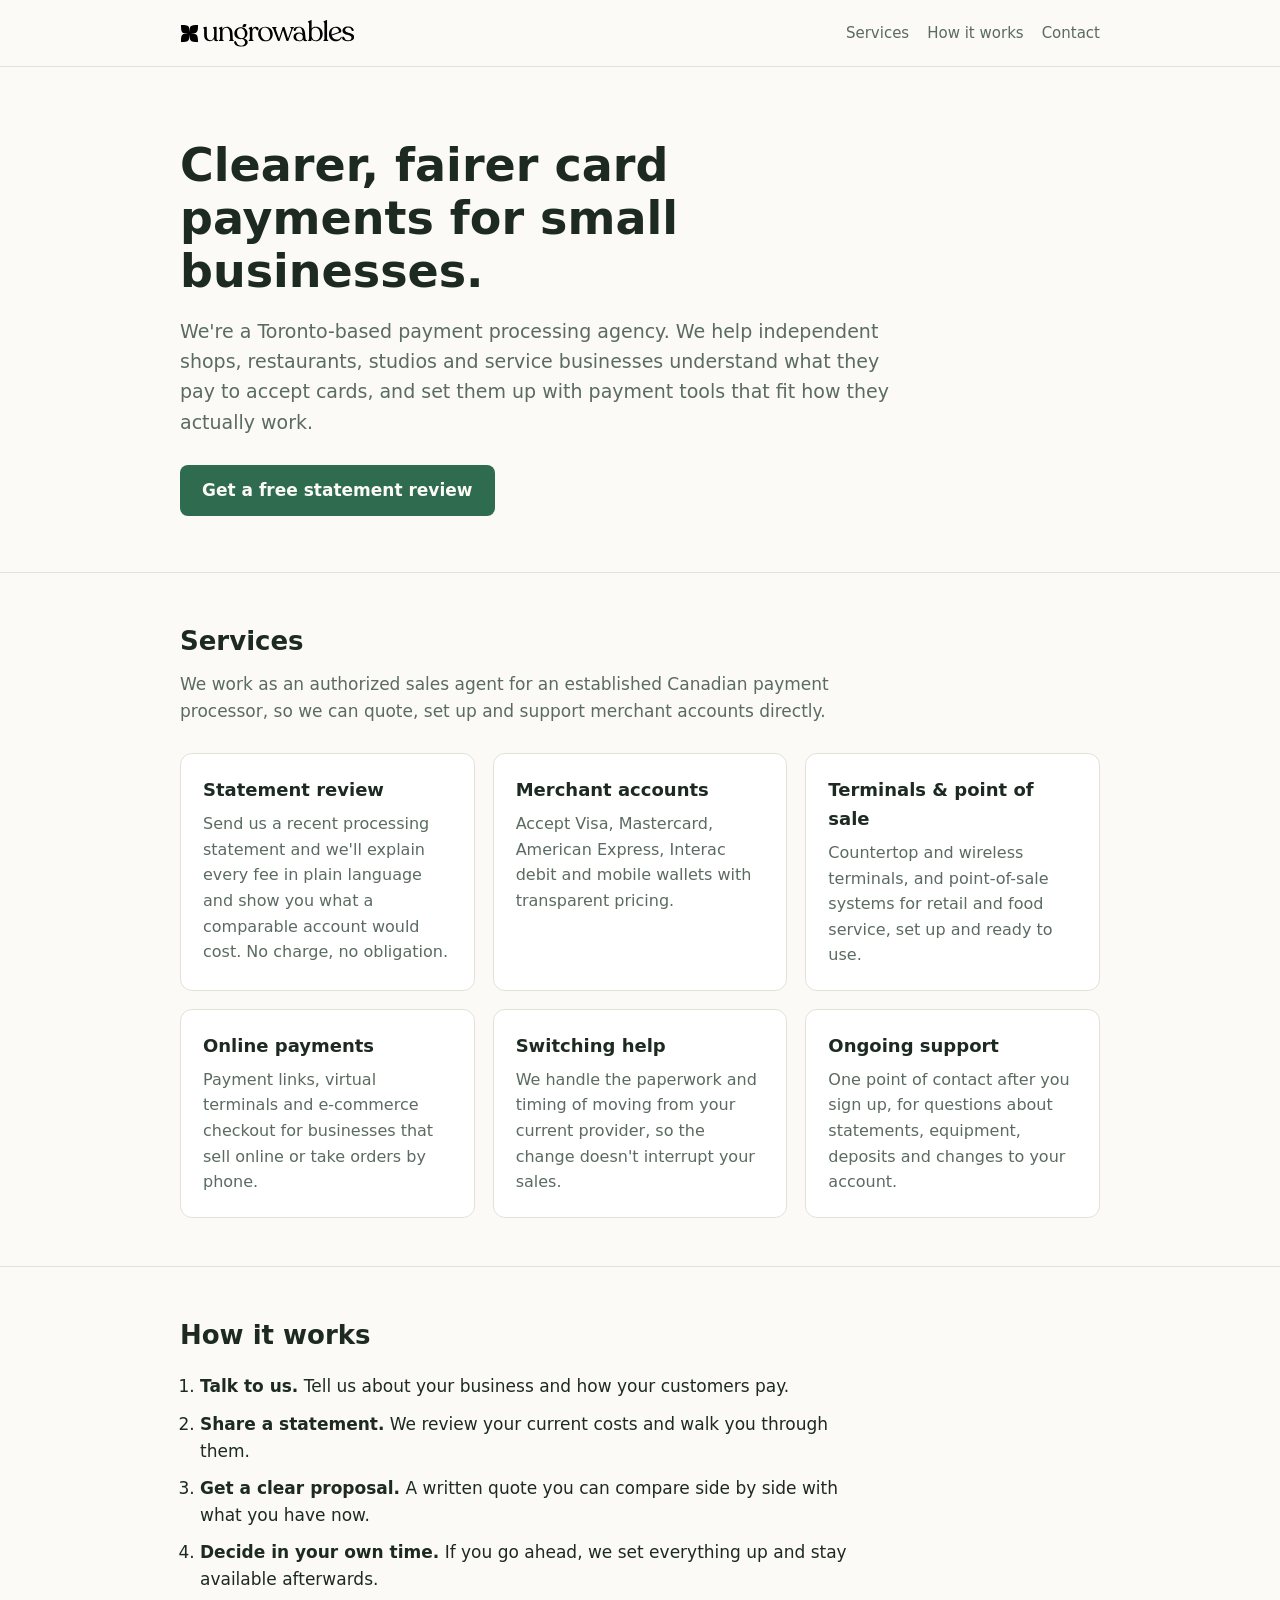
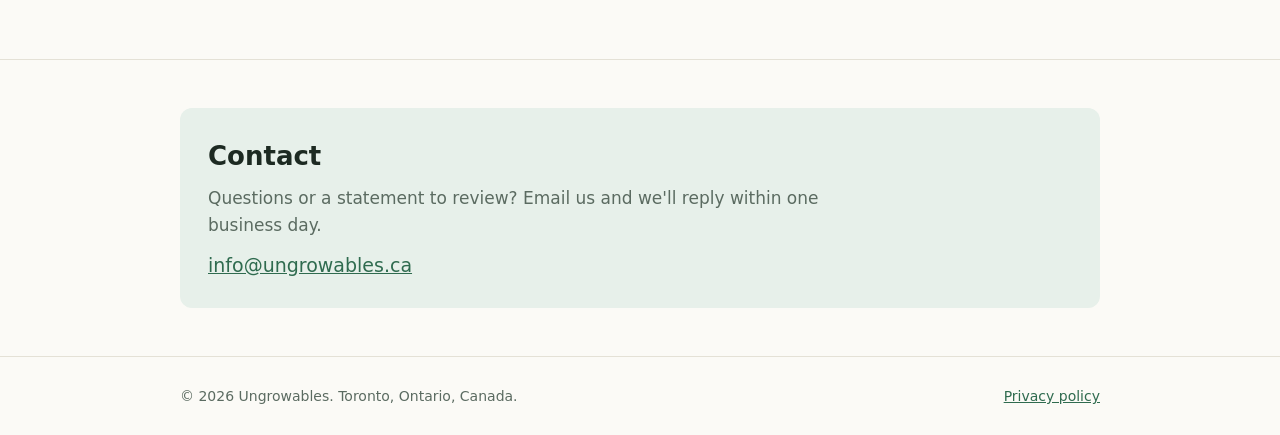
<file: index.html>
<!doctype html>
<html lang="en">
<head>
<meta charset="utf-8">
<meta name="viewport" content="width=device-width, initial-scale=1">
<title>Ungrowables | Payment processing for small businesses</title>
<meta name="description" content="Ungrowables helps Toronto small businesses review their card processing costs and set up payment terminals, online payments and point-of-sale systems.">
<link rel="icon" href="/favicon.svg" type="image/svg+xml">
<link rel="stylesheet" href="style.css">
</head>
<body>
<header><div class="wrap">
  <a class="brand" href="/"><img src="/logo.svg" alt="Ungrowables" width="175" height="30"></a>
  <nav><a href="#services">Services</a><a href="#how">How it works</a><a href="#contact">Contact</a></nav>
</div></header>

<main>
<div class="wrap hero">
  <h1>Clearer, fairer card payments for small businesses.</h1>
  <p>We're a Toronto-based payment processing agency. We help independent shops, restaurants, studios and service businesses understand what they pay to accept cards, and set them up with payment tools that fit how they actually work.</p>
  <a class="btn" href="#contact">Get a free statement review</a>
</div>

<section id="services"><div class="wrap">
  <h2>Services</h2>
  <p class="lede">We work as an authorized sales agent for an established Canadian payment processor, so we can quote, set up and support merchant accounts directly.</p>
  <div class="grid">
    <div class="card"><h3>Statement review</h3><p>Send us a recent processing statement and we'll explain every fee in plain language and show you what a comparable account would cost. No charge, no obligation.</p></div>
    <div class="card"><h3>Merchant accounts</h3><p>Accept Visa, Mastercard, American Express, Interac debit and mobile wallets with transparent pricing.</p></div>
    <div class="card"><h3>Terminals &amp; point of sale</h3><p>Countertop and wireless terminals, and point-of-sale systems for retail and food service, set up and ready to use.</p></div>
    <div class="card"><h3>Online payments</h3><p>Payment links, virtual terminals and e-commerce checkout for businesses that sell online or take orders by phone.</p></div>
    <div class="card"><h3>Switching help</h3><p>We handle the paperwork and timing of moving from your current provider, so the change doesn't interrupt your sales.</p></div>
    <div class="card"><h3>Ongoing support</h3><p>One point of contact after you sign up, for questions about statements, equipment, deposits and changes to your account.</p></div>
  </div>
</div></section>

<section id="how"><div class="wrap">
  <h2>How it works</h2>
  <ol class="steps">
    <li><strong>Talk to us.</strong> Tell us about your business and how your customers pay.</li>
    <li><strong>Share a statement.</strong> We review your current costs and walk you through them.</li>
    <li><strong>Get a clear proposal.</strong> A written quote you can compare side by side with what you have now.</li>
    <li><strong>Decide in your own time.</strong> If you go ahead, we set everything up and stay available afterwards.</li>
  </ol>
</div></section>

<section id="contact"><div class="wrap">
  <div class="contact">
    <h2>Contact</h2>
    <p class="lede" style="margin-bottom:10px">Questions or a statement to review? Email us and we'll reply within one business day.</p>
    <p style="margin:0;font-size:19px"><a href="mailto:info@ungrowables.ca">info@ungrowables.ca</a></p>
  </div>
</div></section>
</main>

<footer><div class="wrap">
  <span>&copy; <span id="y">2026</span> Ungrowables. Toronto, Ontario, Canada.</span>
  <a href="/privacy.html">Privacy policy</a>
</div></footer>
<script>document.getElementById("y").textContent=new Date().getFullYear()</script>
</body>
</html>
</file>
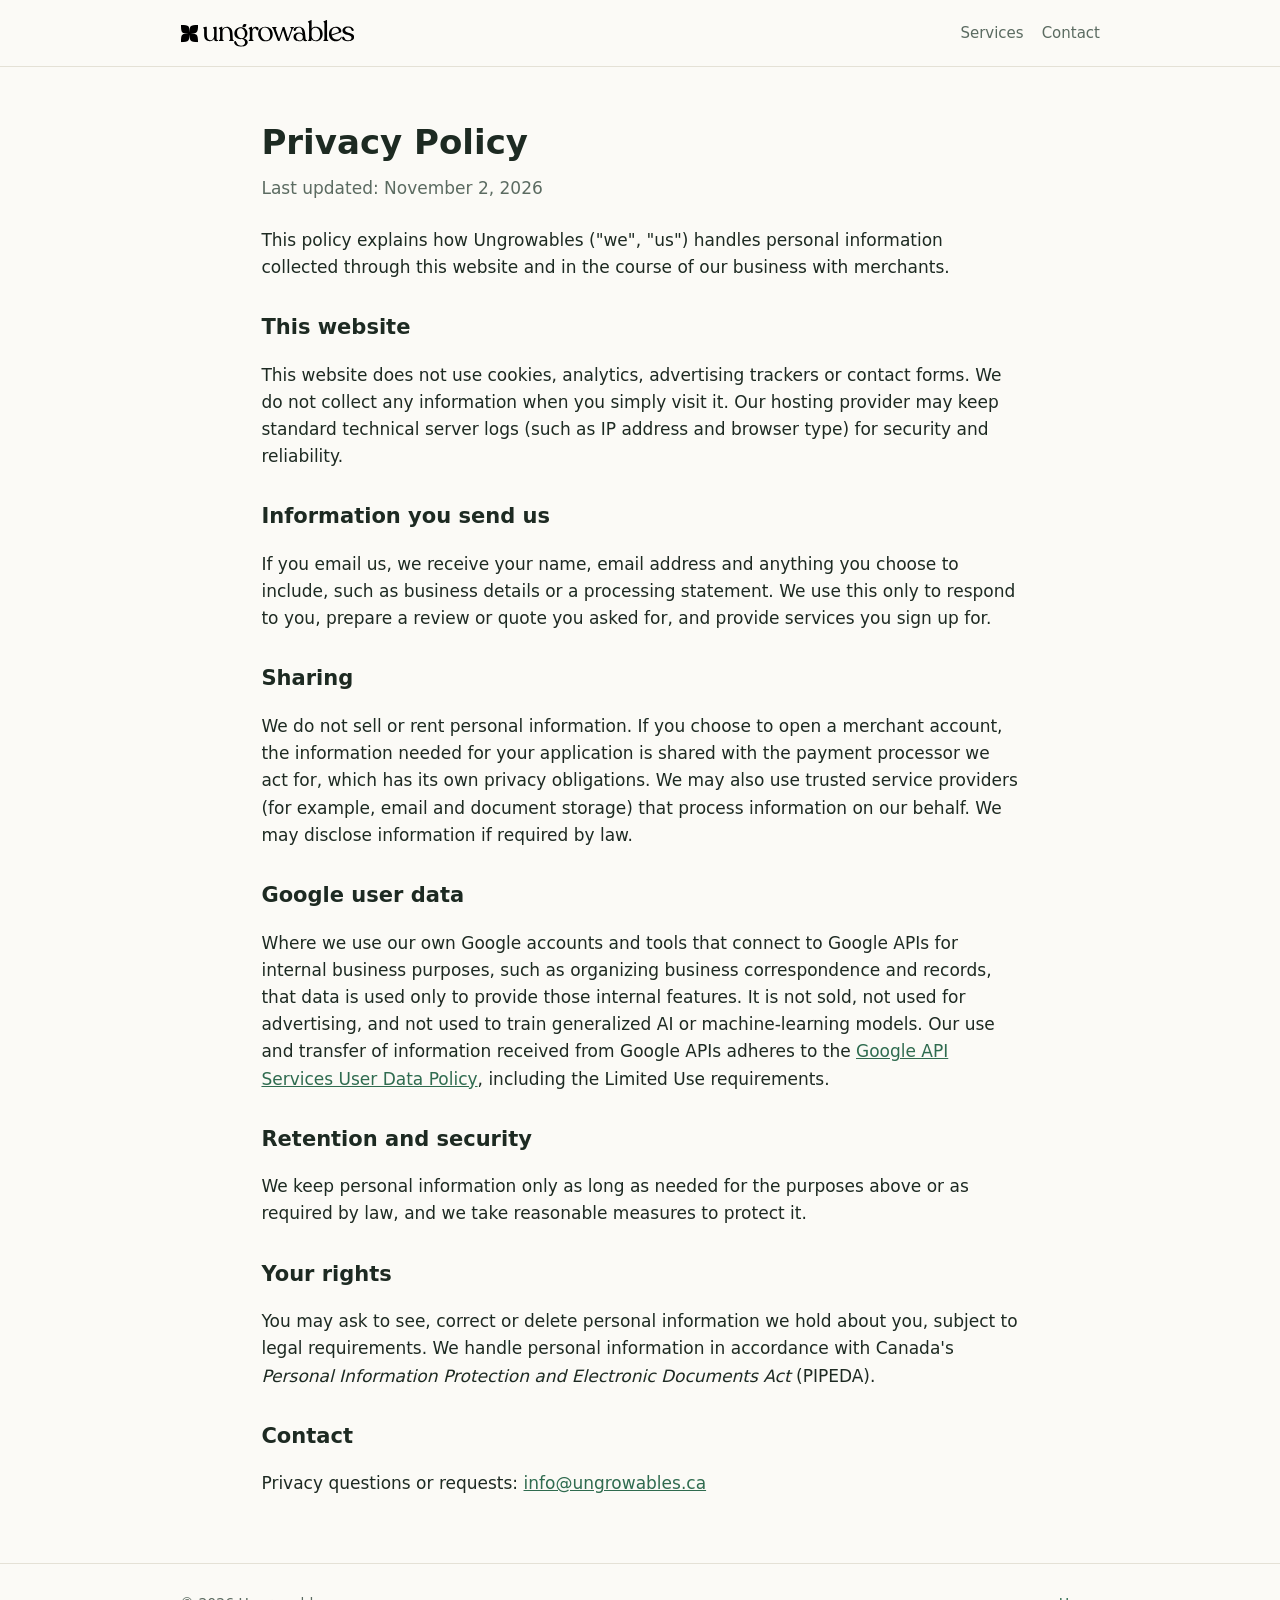
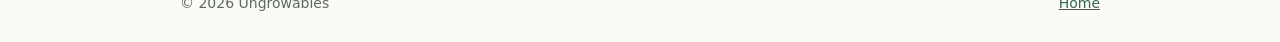
<file: privacy.html>
<!doctype html>
<html lang="en">
<head>
<meta charset="utf-8">
<meta name="viewport" content="width=device-width, initial-scale=1">
<title>Privacy Policy | Ungrowables</title>
<link rel="icon" href="/favicon.svg" type="image/svg+xml">
<link rel="stylesheet" href="/style.css">
</head>
<body>
<header><div class="wrap">
  <a class="brand" href="/"><img src="/logo.svg" alt="Ungrowables" width="175" height="30"></a>
  <nav><a href="/#services">Services</a><a href="/#contact">Contact</a></nav>
</div></header>
<main><div class="wrap doc">
  <h1>Privacy Policy</h1>
  <p class="meta">Last updated: November 2, 2026</p>

  <p>This policy explains how Ungrowables ("we", "us") handles personal information collected through this website and in the course of our business with merchants.</p>

  <h2>This website</h2>
  <p>This website does not use cookies, analytics, advertising trackers or contact forms. We do not collect any information when you simply visit it. Our hosting provider may keep standard technical server logs (such as IP address and browser type) for security and reliability.</p>

  <h2>Information you send us</h2>
  <p>If you email us, we receive your name, email address and anything you choose to include, such as business details or a processing statement. We use this only to respond to you, prepare a review or quote you asked for, and provide services you sign up for.</p>

  <h2>Sharing</h2>
  <p>We do not sell or rent personal information. If you choose to open a merchant account, the information needed for your application is shared with the payment processor we act for, which has its own privacy obligations. We may also use trusted service providers (for example, email and document storage) that process information on our behalf. We may disclose information if required by law.</p>

  <h2>Google user data</h2>
  <p>Where we use our own Google accounts and tools that connect to Google APIs for internal business purposes, such as organizing business correspondence and records, that data is used only to provide those internal features. It is not sold, not used for advertising, and not used to train generalized AI or machine-learning models. Our use and transfer of information received from Google APIs adheres to the <a href="https://developers.google.com/terms/api-services-user-data-policy">Google API Services User Data Policy</a>, including the Limited Use requirements.</p>

  <h2>Retention and security</h2>
  <p>We keep personal information only as long as needed for the purposes above or as required by law, and we take reasonable measures to protect it.</p>

  <h2>Your rights</h2>
  <p>You may ask to see, correct or delete personal information we hold about you, subject to legal requirements. We handle personal information in accordance with Canada's <em>Personal Information Protection and Electronic Documents Act</em> (PIPEDA).</p>

  <h2>Contact</h2>
  <p>Privacy questions or requests: <a href="mailto:info@ungrowables.ca">info@ungrowables.ca</a></p>
</div></main>
<footer><div class="wrap">
  <span>&copy; 2026 Ungrowables</span>
  <a href="/">Home</a>
</div></footer>
</body>
</html>
</file>
<file: style.css>
:root{--ink:#1d2a22;--muted:#5b6b61;--bg:#fbfaf6;--card:#ffffff;--line:#e4e1d6;--accent:#2f6b4f;--accent-soft:#e7f0ea}
@media (prefers-color-scheme:dark){:root{--ink:#e9eee9;--muted:#a7b3ab;--bg:#141a16;--card:#1b231e;--line:#2c3830;--accent:#7cc3a0;--accent-soft:#1f3229}}
*{box-sizing:border-box}
body{margin:0;background:var(--bg);color:var(--ink);font:17px/1.6 system-ui,-apple-system,"Segoe UI",Roboto,Helvetica,Arial,sans-serif}
a{color:var(--accent)}
.wrap{max-width:960px;margin:0 auto;padding:0 20px}
header{border-bottom:1px solid var(--line)}
header .wrap{display:flex;justify-content:space-between;align-items:center;padding-top:18px;padding-bottom:18px;gap:16px;flex-wrap:wrap}
.brand{font-weight:700;font-size:20px;letter-spacing:.2px;color:var(--ink);text-decoration:none}
nav a{margin-left:18px;color:var(--muted);text-decoration:none;font-size:15px}
nav a:first-child{margin-left:0}
nav a:hover{color:var(--accent)}
.hero{padding-top:72px;padding-bottom:56px}
.hero h1{font-size:clamp(30px,5vw,46px);line-height:1.15;margin:0 0 18px;max-width:22ch}
.hero p{font-size:19px;color:var(--muted);max-width:60ch;margin:0 0 28px}
.btn{display:inline-block;background:var(--accent);color:var(--bg);padding:12px 22px;border-radius:8px;text-decoration:none;font-weight:600}
section{padding:48px 0;border-top:1px solid var(--line)}
h2{font-size:26px;margin:0 0 8px}
.lede{color:var(--muted);margin:0 0 28px;max-width:62ch}
.grid{display:grid;grid-template-columns:repeat(auto-fit,minmax(240px,1fr));gap:18px}
.card{background:var(--card);border:1px solid var(--line);border-radius:12px;padding:22px}
.card h3{margin:0 0 6px;font-size:18px}
.card p{margin:0;color:var(--muted);font-size:16px}
ol.steps{padding-left:20px;max-width:62ch}
ol.steps li{margin-bottom:10px}
.contact{background:var(--accent-soft);border-radius:12px;padding:28px}
footer{border-top:1px solid var(--line);padding:28px 0;color:var(--muted);font-size:14px}
footer .wrap{display:flex;justify-content:space-between;flex-wrap:wrap;gap:10px}
.doc{padding:48px 0;max-width:70ch}
.doc h1{font-size:34px;margin:0 0 6px}
.doc h2{font-size:21px;margin:30px 0 6px}
.doc .meta{color:var(--muted);margin:0 0 24px}
.brand img{display:block;height:30px;width:auto}
@media (prefers-color-scheme:dark){.brand img{filter:invert(1)}}
</file>
